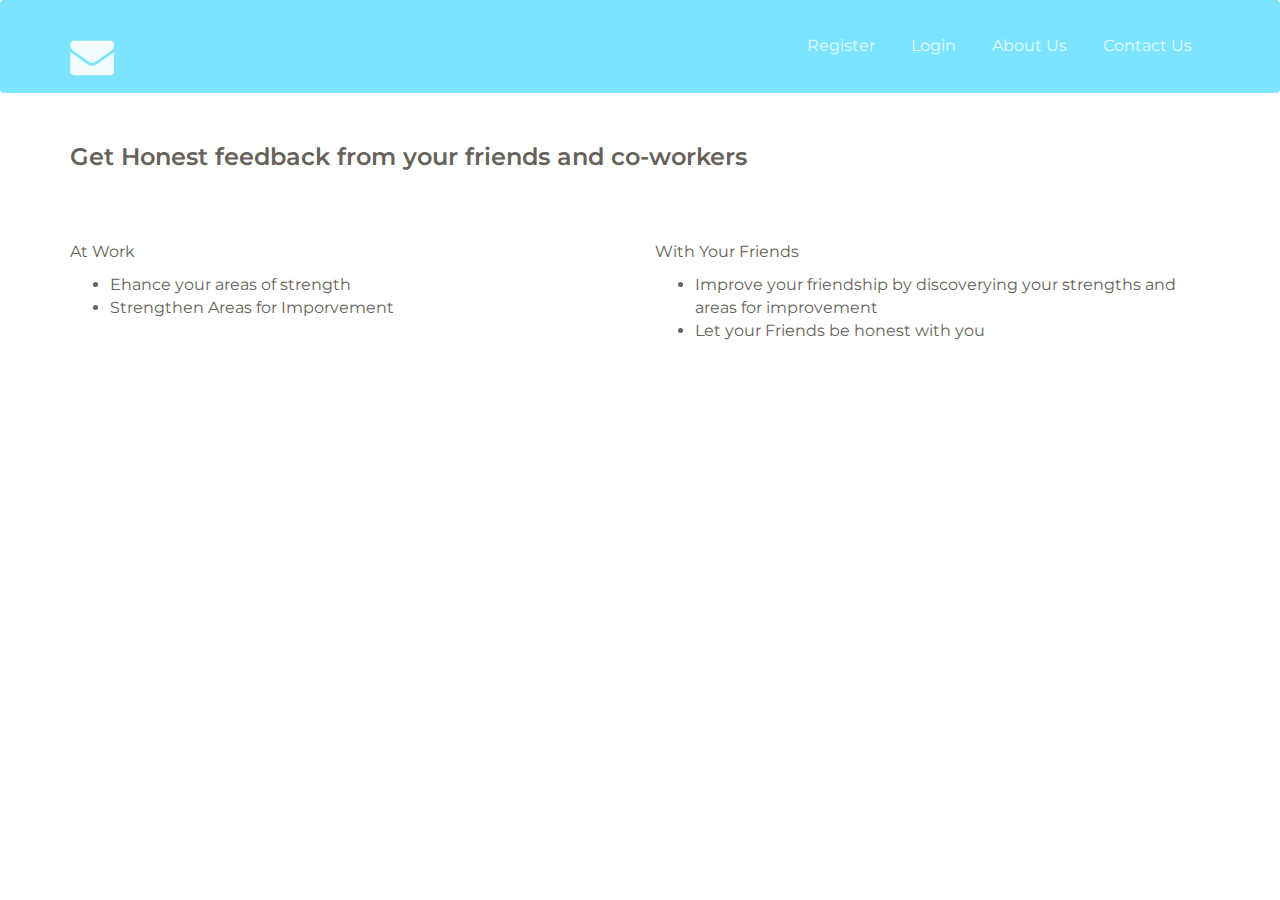
<file: index.html>
<!DOCTYPE html>
<html lang="en">
<head>
    <meta charset="UTF-8">
    <meta name="viewport" content="width=device-width, initial-scale=1.0">
    <meta http-equiv="X-UA-Compatible" content="ie=edge">
    <title>Constructive Critic</title>
    <link rel="stylesheet" href="./bootstrap3/css/bootstrap.min.css">
    <link rel="stylesheet" href="./assets/css/ct-paper.css">
    <link rel="stylesheet" href="./bootstrap3/css/font-awesome.css">
    <link href="https://fonts.googleapis.com/css?family=Montserrat:400,700i,800" rel="stylesheet">
    <link rel="stylesheet" href="./assets/css/custom.css">
</head>
<body>
<!--                     info navbar -->
    <nav class="navbar navbar-ct-info" role="navigation-demo">
        <div class="container">
        <!-- Brand and toggle get grouped for better mobile display -->
        <div class="navbar-header">
            <button type="button" class="navbar-toggle" data-toggle="collapse" data-target="#navigation-example-2">
            <span class="sr-only">Toggle navigation</span>
            <span class="icon-bar"></span>
            <span class="icon-bar"></span>
            <span class="icon-bar"></span>
            </button>
            <a class="navbar-brand" href="#"><i class="fa fa-envelope fa-2x"></i></a>
        </div>
    <!-- Collect the nav links, forms, and other content for toggling -->
        <div class="collapse navbar-collapse" id="navigation-example-2">
            <ul class="nav navbar-nav navbar-right">
                <li>
                    <a href="#">
                        Register
                    </a>
                </li>
                <li>
                    <a href="#">
                       Login
                    </a>
                </li>
                <li>
                    <a href="#">
                        About Us
                    </a>
                </li>
                <li>
                    <a href="#">
                        Contact Us
                    </a>
                </li>
            </ul>
        </div><!-- /.navbar-collapse -->
        </div><!-- /.container-->
    </nav> 
    <div class="container">
        <h4>Get Honest feedback from your friends and co-workers</h4>
        <p><br></br></p>
        <div class="row">
            <div class="col-md-6">
                <p>At Work</p>
                <ul>
                    <li>Ehance your areas of strength</li>
                    <li>Strengthen Areas for Imporvement</li>
                </ul>
            </div>
            <!-- <div class="col-md-4"></div> -->
            <div class="col-md-6">
                <p>With Your Friends</p>
                <ul>
                    <li>Improve your friendship by discoverying your strengths and areas for improvement</li>
                    <li>Let your Friends be honest with you</li>
                </ul>
            </div>
        </div>

    </div>        
 
    
<script src="./assets/js/jquery-1.10.2.js"></script>    
<script src="./assets/js/jquery-ui-1.10.4.custom.min.js"></script>    
<script src="./bootstrap3/js/bootstrap.min.js"></script>    
<script src="./assets/js/ct-paper.js"></script>    

</body>
</html>
</file>
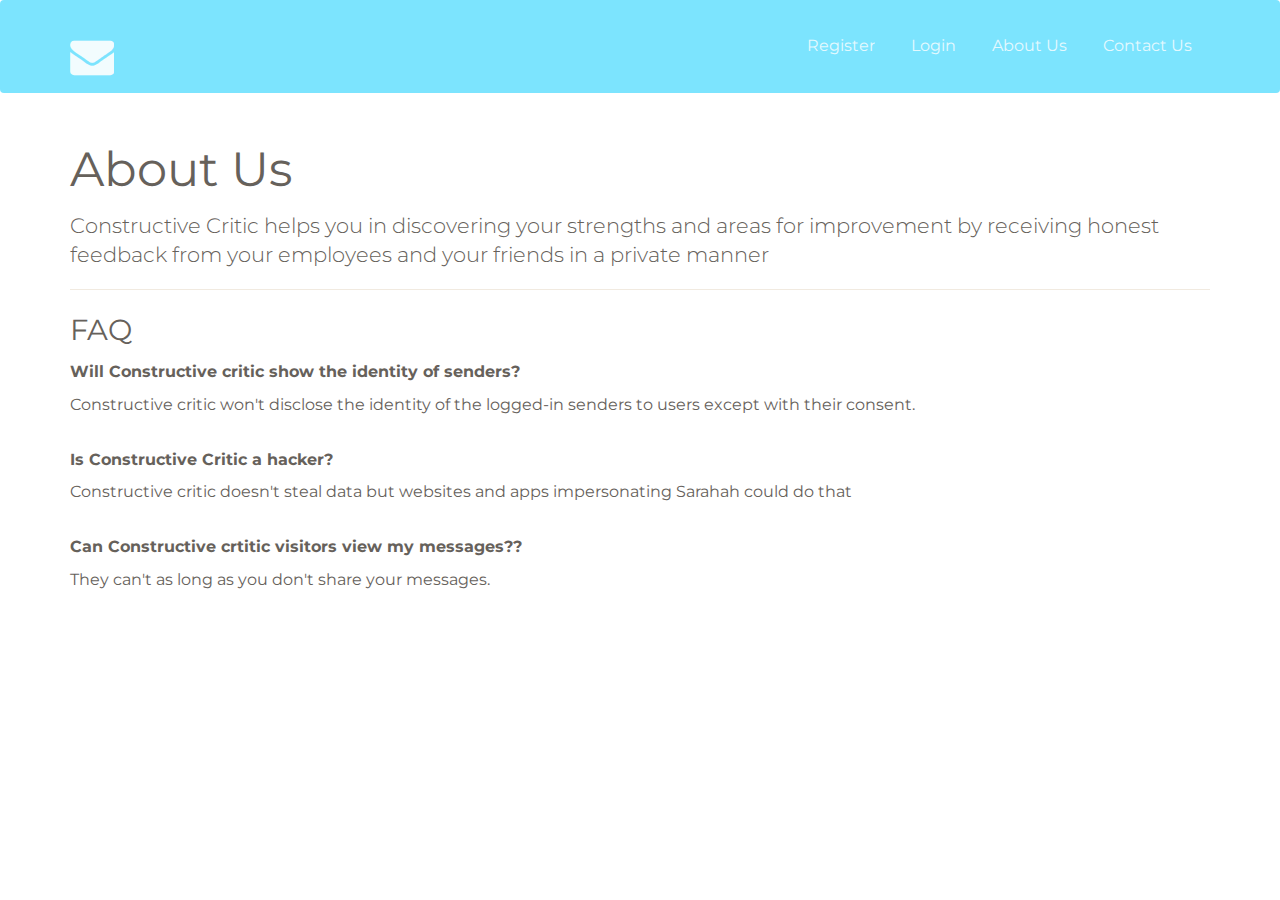
<file: about.html>
<!DOCTYPE html>
<html lang="en">
<head>
    <meta charset="UTF-8">
    <meta name="viewport" content="width=device-width, initial-scale=1.0">
    <meta http-equiv="X-UA-Compatible" content="ie=edge">
    <title>Constructive Critic</title>
    <link rel="stylesheet" href="./bootstrap3/css/bootstrap.min.css">
    <link rel="stylesheet" href="./assets/css/ct-paper.css">
    <link rel="stylesheet" href="./bootstrap3/css/font-awesome.css">
    <link href="https://fonts.googleapis.com/css?family=Montserrat:400,700i,800" rel="stylesheet">
    <link rel="stylesheet" href="./assets/css/custom.css">
</head>
<body>
<!--                     info navbar -->
    <nav class="navbar navbar-ct-info" role="navigation-demo">
        <div class="container">
        <!-- Brand and toggle get grouped for better mobile display -->
        <div class="navbar-header">
            <button type="button" class="navbar-toggle" data-toggle="collapse" data-target="#navigation-example-2">
            <span class="sr-only">Toggle navigation</span>
            <span class="icon-bar"></span>
            <span class="icon-bar"></span>
            <span class="icon-bar"></span>
            </button>
            <a class="navbar-brand" href="#"><i class="fa fa-envelope fa-2x"></i></a>
        </div>
    <!-- Collect the nav links, forms, and other content for toggling -->
        <div class="collapse navbar-collapse" id="navigation-example-2">
            <ul class="nav navbar-nav navbar-right">
                <li>
                    <a href="#">
                        Register
                    </a>
                </li>
                <li>
                    <a href="#">
                       Login
                    </a>
                </li>
                <li>
                    <a href="#">
                        About Us
                    </a>
                </li>
                <li>
                    <a href="#">
                        Contact Us
                    </a>
                </li>
            </ul>
        </div><!-- /.navbar-collapse -->
        </div><!-- /.container-->
    </nav> 
    <div class="container">
        <h2>About Us</h2>
        <p class="lead">Constructive Critic helps you in discovering your strengths and areas for improvement by receiving honest feedback from your employees and your friends in a private manner</p>
        <hr>
        <h3>FAQ</h3>
        <p>
            <strong>Will Constructive critic show the identity of senders?</strong>
        </p>
        <p>Constructive critic  won't disclose the identity of the logged-in senders to users except with their consent.</p>
        <br>
        <p>
            <strong>Is Constructive Critic a hacker?</strong>
        </p>
        <p>Constructive critic doesn't steal data but websites and apps impersonating Sarahah could do that</p>
        <p>
        <br>
            <strong>Can Constructive crtitic visitors view my messages??</strong>
        </p>
        <p>They can't as long as you don't share your messages.</p>
        <div class="row">
            
            
        </div>

    </div>        
 
    
<script src="./assets/js/jquery-1.10.2.js"></script>    
<script src="./assets/js/jquery-ui-1.10.4.custom.min.js"></script>    
<script src="./bootstrap3/js/bootstrap.min.js"></script>    
<script src="./assets/js/ct-paper.js"></script>    

</body>
</html>
</file>
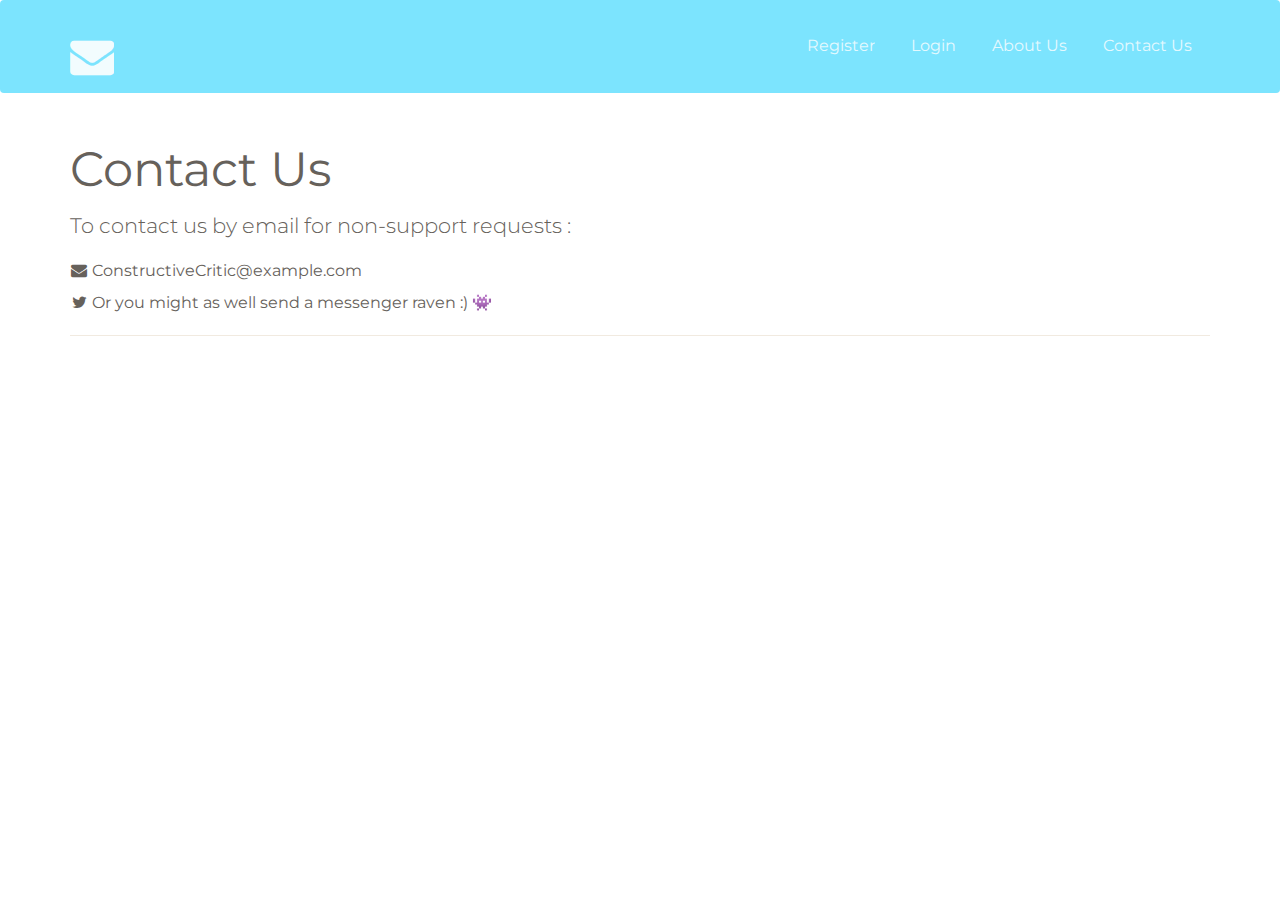
<file: contact.html>
<!DOCTYPE html>
<html lang="en">
<head>
    <meta charset="UTF-8">
    <meta name="viewport" content="width=device-width, initial-scale=1.0">
    <meta http-equiv="X-UA-Compatible" content="ie=edge">
    <title>Constructive Critic</title>
    <link rel="stylesheet" href="./bootstrap3/css/bootstrap.min.css">
    <link rel="stylesheet" href="./assets/css/ct-paper.css">
    <link rel="stylesheet" href="./bootstrap3/css/font-awesome.css">
    <link href="https://fonts.googleapis.com/css?family=Montserrat:400,700i,800" rel="stylesheet">
    <link rel="stylesheet" href="./assets/css/custom.css">
</head>
<body>
<!--                     info navbar -->
    <nav class="navbar navbar-ct-info" role="navigation-demo">
        <div class="container">
        <!-- Brand and toggle get grouped for better mobile display -->
        <div class="navbar-header">
            <button type="button" class="navbar-toggle" data-toggle="collapse" data-target="#navigation-example-2">
            <span class="sr-only">Toggle navigation</span>
            <span class="icon-bar"></span>
            <span class="icon-bar"></span>
            <span class="icon-bar"></span>
            </button>
            <a class="navbar-brand" href="#"><i class="fa fa-envelope fa-2x"></i></a>
        </div>
    <!-- Collect the nav links, forms, and other content for toggling -->
        <div class="collapse navbar-collapse" id="navigation-example-2">
            <ul class="nav navbar-nav navbar-right">
                <li>
                    <a href="#">
                        Register
                    </a>
                </li>
                <li>
                    <a href="#">
                       Login
                    </a>
                </li>
                <li>
                    <a href="#">
                        About Us
                    </a>
                </li>
                <li>
                    <a href="#">
                        Contact Us
                    </a>
                </li>
            </ul>
        </div><!-- /.navbar-collapse -->
        </div><!-- /.container-->
    </nav> 
    <div class="container">
        <h2>Contact Us</h2>
        <p class="lead">To contact us by email for non-support requests :</p>
        <p><i class="fa fa-envelope"></i>   ConstructiveCritic@example.com</p>
        <p> <i class="fa fa-twitter"></i> Or you might as well send a messenger raven :) 
            &#x1F47E;
         </p>
        
        <hr>
        
        <div class="row">
            
            
        </div>

    </div>        
 
    
<script src="./assets/js/jquery-1.10.2.js"></script>    
<script src="./assets/js/jquery-ui-1.10.4.custom.min.js"></script>    
<script src="./bootstrap3/js/bootstrap.min.js"></script>    
<script src="./assets/js/ct-paper.js"></script>    

</body>
</html>
</file>
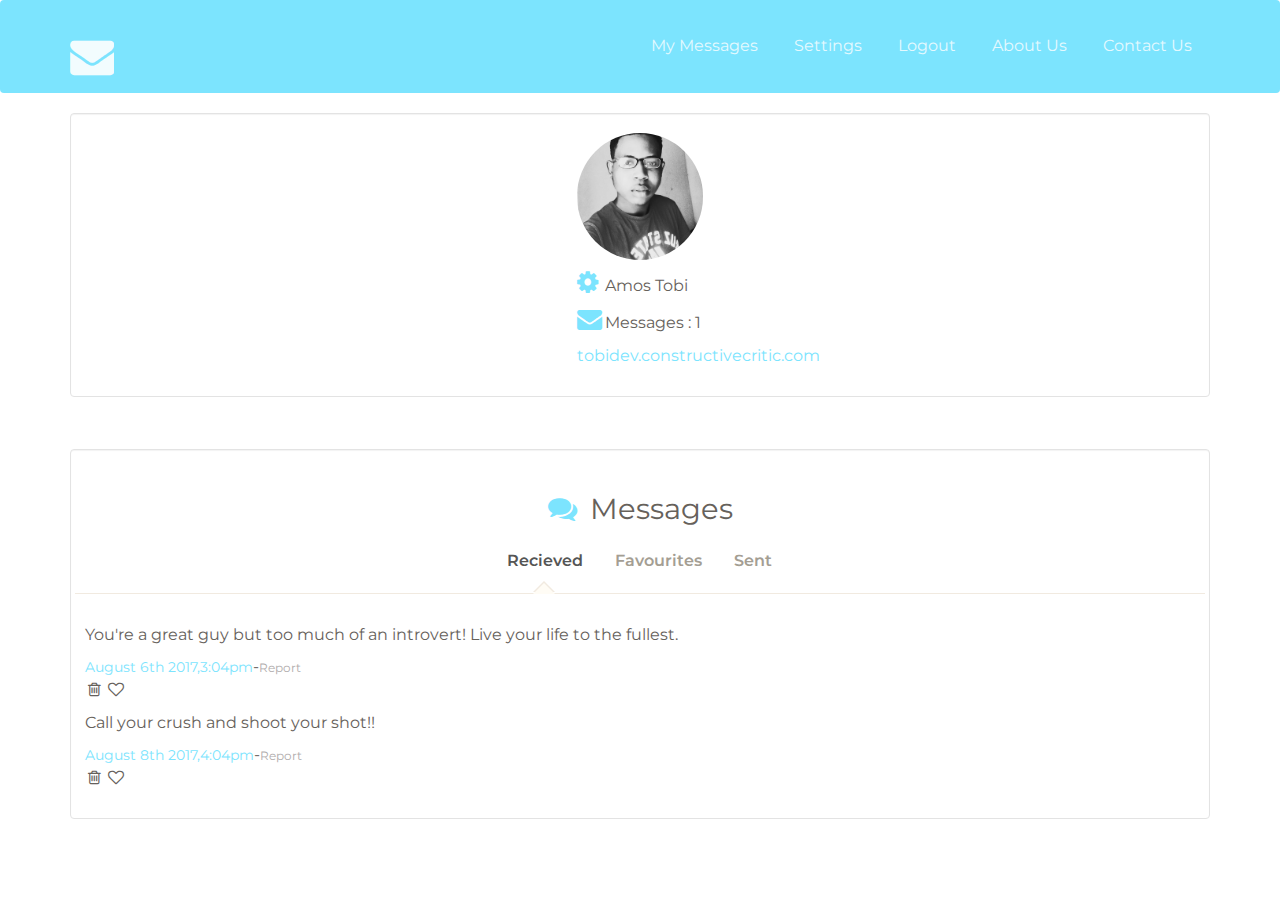
<file: profile.html>
<!DOCTYPE html>
<html lang="en">

<head>
    <meta charset="UTF-8">
    <meta name="viewport" content="width=device-width, initial-scale=1.0">
    <meta http-equiv="X-UA-Compatible" content="ie=edge">
    <title>Constructive Critic</title>
    <link rel="stylesheet" href="./bootstrap3/css/bootstrap.min.css">
    <link rel="stylesheet" href="./assets/css/ct-paper.css">
    <link rel="stylesheet" href="./bootstrap3/css/font-awesome.css">
    <link href="https://fonts.googleapis.com/css?family=Montserrat:400,700i,800" rel="stylesheet">
    <link rel="stylesheet" href="./assets/css/custom.css">
</head>

<body>
    <!--                     info navbar -->
    <nav class="navbar navbar-ct-info" role="navigation-demo">
        <div class="container">
            <!-- Brand and toggle get grouped for better mobile display -->
            <div class="navbar-header">
                <button type="button" class="navbar-toggle" data-toggle="collapse" data-target="#navigation-example-2">
            <span class="sr-only">Toggle navigation</span>
            <span class="icon-bar"></span>
            <span class="icon-bar"></span>
            <span class="icon-bar"></span>
            </button>
                <a class="navbar-brand" href="#"><i class="fa fa-envelope fa-2x"></i></a>
            </div>
            <!-- Collect the nav links, forms, and other content for toggling -->
            <div class="collapse navbar-collapse" id="navigation-example-2">
                <ul class="nav navbar-nav navbar-right">
                    <li>
                        <a href="#">
                       My Messages
                    </a>
                    </li>
                    <li>
                        <a href="#">
                       Settings
                    </a>
                    </li>
                    <li>
                        <a href="#">
                       Logout
                    </a>
                    </li>
                    <li>
                        <a href="#">
                        About Us
                    </a>
                    </li>
                    <li>
                        <a href="#">
                        Contact Us
                    </a>
                    </li>
                </ul>
            </div>
            <!-- /.navbar-collapse -->
        </div>
        <!-- /.container-->
    </nav>
    <div class="container">
        <div class="well">
            <div class="row">
                <div class="col-md-1"></div>
                <div class="col-md-10">
                    <div class="row">
                        <div class="col-sm-5"></div>
                        <div class="col-sm-2">
                            <img src="./assets/tobi.jpg" class="img-responsive img-no-padding img-circle" alt="">
                            <p><i class="fa fa-gear"></i> Amos Tobi</p>
                            <p><i class="fa fa-envelope cb"></i> Messages : 1</p>
                            <p><a href="#">tobidev.constructivecritic.com</a></p>
                        </div>
                        <div class="col-sm-5"></div>
                    </div>

                </div>
                <div class="col-md-1"></div>
            </div>
        </div>
        <p><br></p>
        <div class="well">
            <h3 class="text-center"><i class="fa fa-comments"></i> Messages </h3>
            <div class="row">
                <div class="nav-tabs-navigation">
                    <div class="nav-tabs-wrapper">
                        <ul id="tabs" class="nav nav-tabs" data-tabs="tabs">
                            <li class="active"><a href="#home" data-toggle="tab">Recieved</a></li>
                            <li><a href="#profile" data-toggle="tab">Favourites</a></li>
                            <li><a href="#messages" data-toggle="tab">Sent</a></li>
                        </ul>
                    </div>
                </div>
                <div id="my-tab-content" class="tab-content">
                    <div class="tab-pane active" id="home">
                        <div class="recieved">
                         <p>You're a great guy but too much of an introvert! Live your life to the fullest.</p>
                        <small class="blue">August 6th 2017,3:04pm</small>-<a class="report" href="#">Report</a>
                        <p>
                            <span>
                                <i class="fa fa-trash-o"></i>
                                <i class="fa fa-heart-o"></i>
                            </span>
                        </p>
                        </div>
                        <div class="recieved">
                         <p>Call your crush and shoot your shot!!</p>
                        <small class="blue">August 8th 2017,4:04pm</small>-<a class="report" href="#">Report</a>
                        <p>
                            <span>
                                <i class="fa fa-trash-o"></i>
                                <i class="fa fa-heart-o"></i>
                            </span>
                        </p>
                        </div>
                    </div>
                    <div class="tab-pane" id="profile">
                        <p>Here is your profile.</p>
                    </div>
                    <div class="tab-pane" id="messages">
                        <p>Here are your messages.</p>
                    </div>
                </div>
            </div>
        </div>


    </div>

    </div>


    <script src="./assets/js/jquery-1.10.2.js"></script>
    <script src="./assets/js/jquery-ui-1.10.4.custom.min.js"></script>
    <script src="./bootstrap3/js/bootstrap.min.js"></script>
    <script src="./assets/js/ct-paper.js"></script>

</body>

</html>
</file>
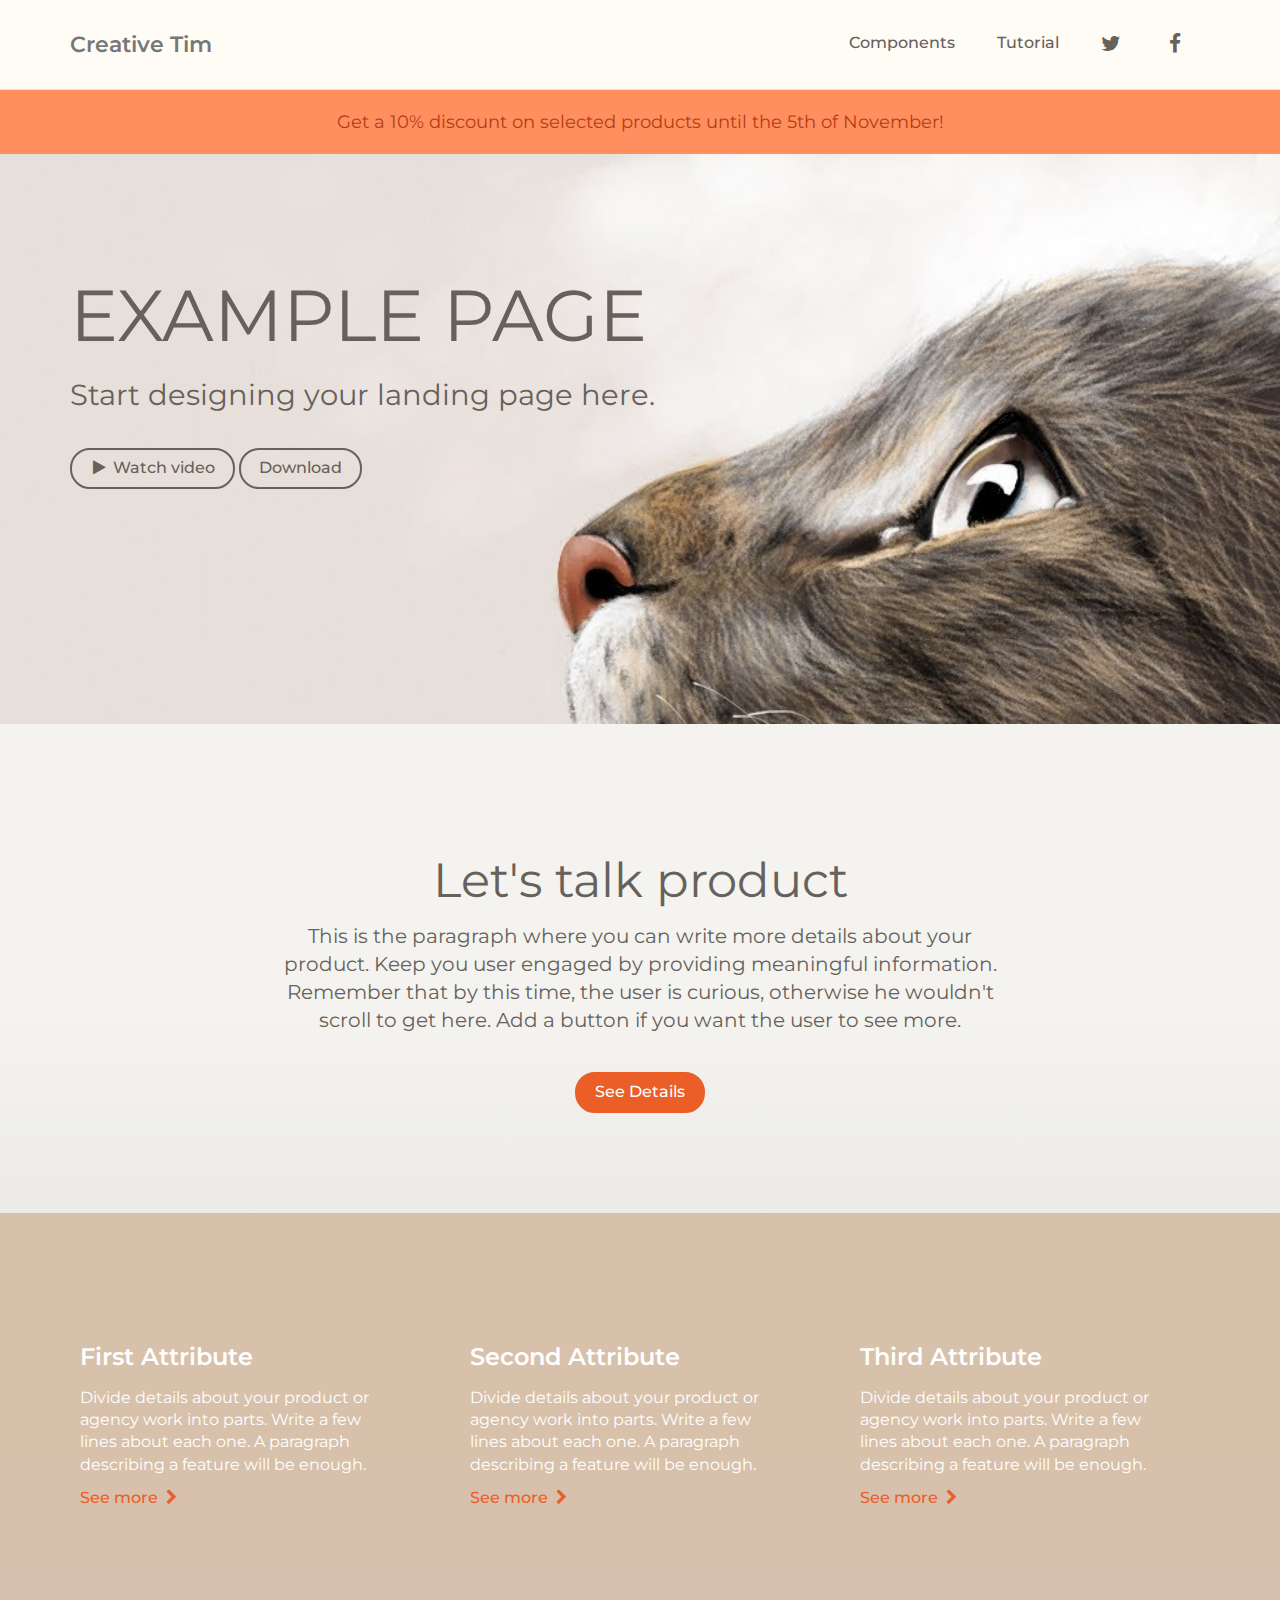
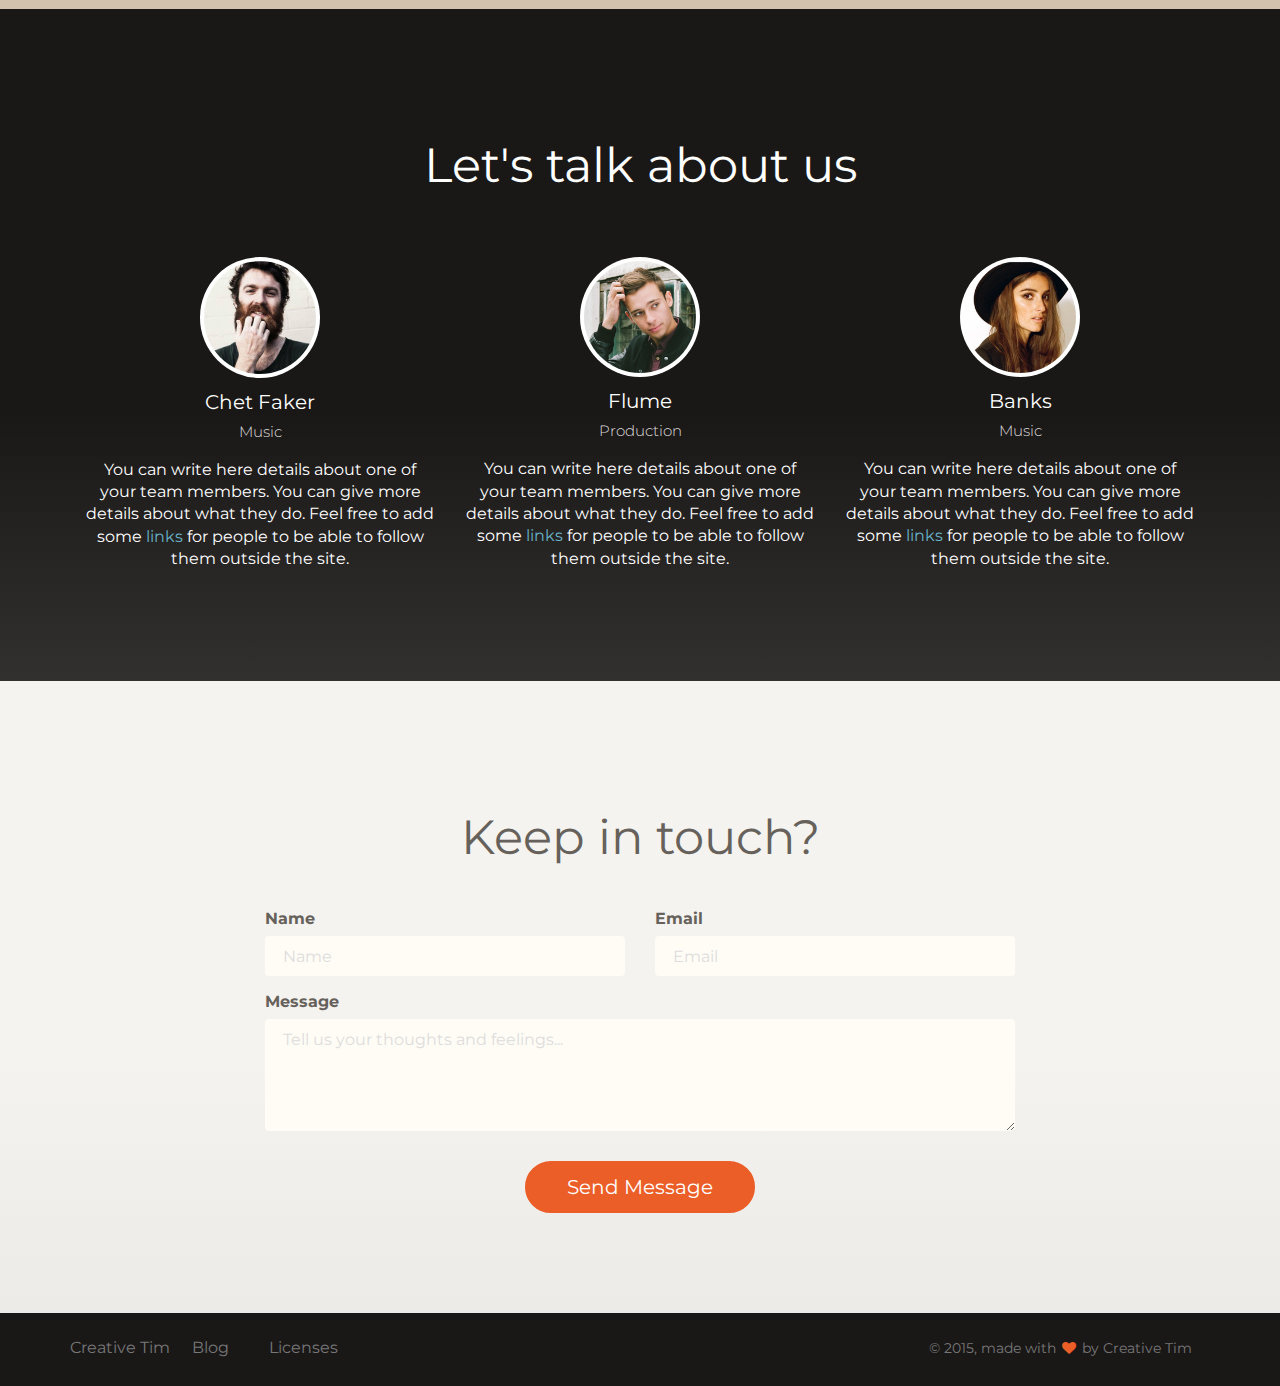
<file: examples/landing.html>
<!doctype html>
<html lang="en">
<head>
	<meta charset="utf-8" />
	<link rel="icon" type="image/png" href="../assets/paper_img/favicon.ico">
	<meta http-equiv="X-UA-Compatible" content="IE=edge,chrome=1" />
	
	<title>Paper Kit by Creative Tim</title>

	<meta content='width=device-width, initial-scale=1.0, maximum-scale=1.0, user-scalable=0' name='viewport' />
    <meta name="viewport" content="width=device-width" />
    
    <link href="../bootstrap3/css/bootstrap.css" rel="stylesheet" />
    <link href="../assets/css/ct-paper.css" rel="stylesheet"/>
    <link href="../assets/css/demo.css" rel="stylesheet" /> 
    <link href="../assets/css/examples.css" rel="stylesheet" /> 
        
    <!--     Fonts and icons     -->
    <link href="http://maxcdn.bootstrapcdn.com/font-awesome/4.2.0/css/font-awesome.min.css" rel="stylesheet">
    <link href='http://fonts.googleapis.com/css?family=Montserrat' rel='stylesheet' type='text/css'>
    <link href='http://fonts.googleapis.com/css?family=Open+Sans:400,300' rel='stylesheet' type='text/css'>
      
</head>
<body>
    
    <nav class="navbar navbar-default" role="navigation-demo" id="demo-navbar">
      <div class="container">
        <!-- Brand and toggle get grouped for better mobile display -->
        <div class="navbar-header">
          <button type="button" class="navbar-toggle" data-toggle="collapse" data-target="#navigation-example-2">
            <span class="sr-only">Toggle navigation</span>
            <span class="icon-bar"></span>
            <span class="icon-bar"></span>
            <span class="icon-bar"></span>
          </button>
          <a class="navbar-brand" href="www.creative-tim.com">Creative Tim</a>
        </div>
    
        <!-- Collect the nav links, forms, and other content for toggling -->
        <div class="collapse navbar-collapse" id="navigation-example-2">
          <ul class="nav navbar-nav navbar-right">
            <li>
                <a href="#" class="btn btn-simple">Components</a>
            </li>
            <li>
                <a href="#" class="btn btn-simple">Tutorial</a>
            </li>
            <li>
                <a href="#" target="_blank" class="btn btn-simple"><i class="fa fa-twitter"></i></a>
            </li>
            <li>
                <a href="#" target="_blank" class="btn btn-simple"><i class="fa fa-facebook"></i></a>
            </li>
           </ul>
        </div><!-- /.navbar-collapse -->
      </div><!-- /.container-->
    </nav>         
    <div class="alert alert-danger landing-alert">
         <div class="container text-center">
             <h5>Get a 10% discount on selected products until the 5th of November!</h5>
        </div>
    </div>
    
    <div class="wrapper">
        <div class="landing-header" style="background-image: url('../assets/paper_img/cat.jpg');">
            <div class="container">
                <div class="motto">
                    <h1 class="title-uppercase">Example page</h1>
                    <h3>Start designing your landing page here.</h3>
                    <br />
                    <a href="https://www.youtube.com/watch?v=dQw4w9WgXcQ" class="btn"><i class="fa fa-play"></i>Watch video</a>
                    <a class="btn">Download</a>
                </div>
            </div>    
        </div>
        <div class="main">
            <div class="section text-center landing-section">
                <div class="container">
                    <div class="row">
                        <div class="col-md-8 col-md-offset-2">
                            <h2>Let's talk product</h2>
                            <h5>This is the paragraph where you can write more details about your product. Keep you user engaged by providing meaningful information. Remember that by this time, the user is curious, otherwise he wouldn't scroll to get here. Add a button if you want the user to see more.</h5>
                            <br />
                            <a href="#" class="btn btn-danger btn-fill">See Details</a>
                        </div>
                    </div>
                </div>
            </div>  
            
            <div class="section section-light-brown landing-section">
                <div class="container">
                    <div class="row">
                        <div class="col-md-4 column">
                            <h4>First Attribute</h4>
                            <p>Divide details about your product or agency work into parts. Write a few lines about each one. A paragraph describing a feature will be enough.</p>
                            <a class="btn btn-danger btn-simple" href="#">See more <i class="fa fa-chevron-right"></i></a>
                        </div>
                        <div class="col-md-4 column">
                            <h4>Second Attribute</h4>
                            <p>Divide details about your product or agency work into parts. Write a few lines about each one. A paragraph describing a feature will be enough.</p>
                            <a class="btn btn-danger btn-simple" href="#">See more <i class="fa fa-chevron-right"></i></a>
                        </div>
                        <div class="col-md-4 column">
                            <h4>Third Attribute</h4>
                            <p>Divide details about your product or agency work into parts. Write a few lines about each one. A paragraph describing a feature will be enough.</p>
                            <a class="btn btn-danger btn-simple" href="#">See more <i class="fa fa-chevron-right"></i></a>
                        </div>
                    </div>
                </div>
            </div>
            
            <div class="section section-dark text-center landing-section">
                <div class="container">
                    <h2>Let's talk about us</h2>
                    <div class="col-md-4">
                        <div class="team-player">
                            <img src="../assets/paper_img/chet_faker_2.jpg" alt="Thumbnail Image" class="img-circle img-responsive">
                            <h5>Chet Faker <br /><small class="text-muted">Music</small></h5>
                            <p>You can write here details about one of your team members. You can give more details about what they do. Feel free to add some <a href="#">links</a> for people to be able to follow them outside the site.</p>
                        </div>
                    </div>
                    <div class="col-md-4">
                        <div class="team-player">
                            <img src="../assets/paper_img/flume.jpg" alt="Thumbnail Image" class="img-circle img-responsive">
                            <h5>Flume <br /><small class="text-muted">Production</small></h5>
                            <p>You can write here details about one of your team members. You can give more details about what they do. Feel free to add some <a href="#">links</a> for people to be able to follow them outside the site.</p>
                        </div>
                    </div>
                    <div class="col-md-4">
                        <div class="team-player">
                            <img src="../assets/paper_img/banks.jpg" alt="Thumbnail Image" class="img-circle img-circle img-responsive">
                            <h5>Banks <br /><small class="text-muted">Music</small></h5>
                            <p>You can write here details about one of your team members. You can give more details about what they do. Feel free to add some <a href="#">links</a> for people to be able to follow them outside the site.</p>
                        </div>
                    </div>
                </div>
            </div>
            
            <div class="section landing-section">
                <div class="container">
                    <div class="row">
                        <div class="col-md-8 col-md-offset-2">
                            <h2 class="text-center">Keep in touch?</h2>
                            <form class="contact-form">
                                <div class="row">
                                    <div class="col-md-6">
                                        <label>Name</label>
                                        <input class="form-control" placeholder="Name">
                                    </div>
                                    <div class="col-md-6">
                                        <label>Email</label>
                                        <input class="form-control" placeholder="Email">
                                    </div>
                                </div>
                                <label>Message</label>
                                <textarea class="form-control" rows="4" placeholder="Tell us your thoughts and feelings..."></textarea>
                                <div class="row">
                                    <div class="col-md-4 col-md-offset-4">
                                        <button class="btn btn-danger btn-block btn-lg btn-fill">Send Message</button>
                                    </div>
                                </div>
                            </form>
                        </div>
                    </div>
                    
                </div>
            </div>
        </div>     
    </div>
    
    <footer class="footer-demo section-dark">
        <div class="container">
            <nav class="pull-left">
                <ul>
    
                    <li>
                        <a href="http://www.creative-tim.com">
                            Creative Tim
                        </a>
                    </li>
                    <li>
                        <a href="http://blog.creative-tim.com">
                           Blog
                        </a>
                    </li>
                    <li>
                        <a href="http://www.creative-tim.com/product/rubik">
                            Licenses 
                        </a>
                    </li>
                </ul>
            </nav>
            <div class="copyright pull-right">
                &copy; 2015, made with <i class="fa fa-heart heart"></i> by Creative Tim
            </div>
        </div>
    </footer>

</body>

<script src="../assets/js/jquery-1.10.2.js" type="text/javascript"></script>
<script src="../assets/js/jquery-ui-1.10.4.custom.min.js" type="text/javascript"></script>

<script src="../bootstrap3/js/bootstrap.js" type="text/javascript"></script>

<!--  Plugins -->
<script src="../assets/js/ct-paper-checkbox.js"></script>
<script src="../assets/js/ct-paper-radio.js"></script>
<script src="../assets/js/bootstrap-select.js"></script>
<script src="../assets/js/bootstrap-datepicker.js"></script>

<script src="../assets/js/ct-paper.js"></script>
    
</html>
</file>
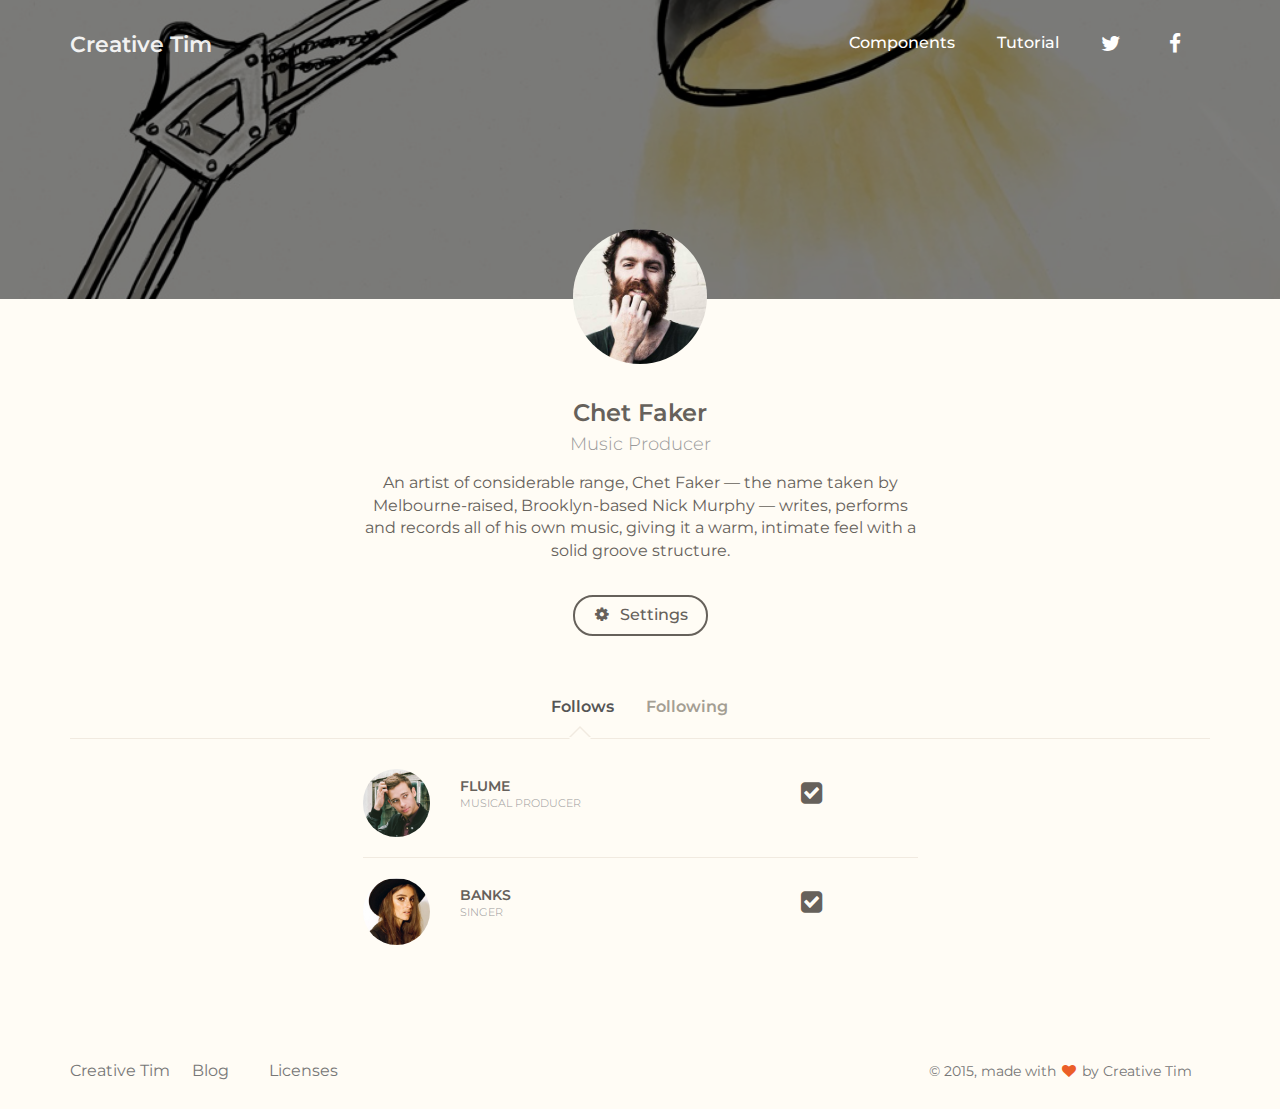
<file: examples/profile.html>
<!doctype html>
<html lang="en">
<head>
	<meta charset="utf-8" />
	<link rel="icon" type="image/png" href="../assets/paper_img/favicon.ico">
	<meta http-equiv="X-UA-Compatible" content="IE=edge,chrome=1" />
	
	<title>Paper Kit by Creative Tim</title>

	<meta content='width=device-width, initial-scale=1.0, maximum-scale=1.0, user-scalable=0' name='viewport' />
    <meta name="viewport" content="width=device-width" />
    
    <link href="../bootstrap3/css/bootstrap.css" rel="stylesheet" />
    <link href="../assets/css/ct-paper.css" rel="stylesheet"/>
    <link href="../assets/css/demo.css" rel="stylesheet" /> 
    <link href="../assets/css/examples.css" rel="stylesheet" /> 
        
    <!--     Fonts and icons     -->
    <link href="http://maxcdn.bootstrapcdn.com/font-awesome/4.2.0/css/font-awesome.min.css" rel="stylesheet">
    <link href='http://fonts.googleapis.com/css?family=Montserrat' rel='stylesheet' type='text/css'>
    <link href='http://fonts.googleapis.com/css?family=Open+Sans:400,300' rel='stylesheet' type='text/css'>
      
</head>
<body>
    <nav class="navbar navbar-ct-transparent navbar-relative " role="navigation-demo" id="register-navbar">
      <div class="container">
        <!-- Brand and toggle get grouped for better mobile display -->
        <div class="navbar-header">
          <button type="button" class="navbar-toggle" data-toggle="collapse" data-target="#navigation-example-2">
            <span class="sr-only">Toggle navigation</span>
            <span class="icon-bar"></span>
            <span class="icon-bar"></span>
            <span class="icon-bar"></span>
          </button>
          <a class="navbar-brand" href="www.creative-tim.com">Creative Tim</a>
        </div>
    
        <!-- Collect the nav links, forms, and other content for toggling -->
        <div class="collapse navbar-collapse" id="navigation-example-2">
          <ul class="nav navbar-nav navbar-right">
            <li>
                <a href="#" class="btn btn-simple">Components</a>
            </li>
            <li>
                <a href="#" class="btn btn-simple">Tutorial</a>
            </li>
            <li>
                <a href="#" target="_blank" class="btn btn-simple"><i class="fa fa-twitter"></i></a>
            </li>
            <li>
                <a href="#" target="_blank" class="btn btn-simple"><i class="fa fa-facebook"></i></a>
            </li>
           </ul>
        </div><!-- /.navbar-collapse -->
      </div><!-- /.container-->
    </nav> 
    
    <div class="wrapper">
        <div class="profile-background"> 
            <div class="filter-black"></div>  
        </div>
        <div class="profile-content section-nude">
            <div class="container">
                <div class="row owner">
                    <div class="col-md-2 col-md-offset-5 col-sm-4 col-sm-offset-4 col-xs-6 col-xs-offset-3 text-center">
                        <div class="avatar">
                            <img src="../assets/paper_img/chet_faker_2.jpg" alt="Circle Image" class="img-circle img-no-padding img-responsive">
                        </div>
                        <div class="name">
                            <h4>Chet Faker<br /><small>Music Producer</small></h4>
                        </div>
                    </div>
                </div>
                <div class="row">
                    <div class="col-md-6 col-md-offset-3 text-center">
                        <p>An artist of considerable range, Chet Faker — the name taken by Melbourne-raised, Brooklyn-based Nick Murphy — writes, performs and records all of his own music, giving it a warm, intimate feel with a solid groove structure. </p>
                        <br />
                        <btn class="btn"><i class="fa fa-cog"></i> Settings</btn>
                    </div>
                </div>
                <div class="profile-tabs">
                    <div class="nav-tabs-navigation">
                        <div class="nav-tabs-wrapper">
                            <ul id="tabs" class="nav nav-tabs" data-tabs="tabs">
                                <li class="active"><a href="#follows" data-toggle="tab">Follows</a></li>
                                <li><a href="#following" data-toggle="tab">Following</a></li>
<!--                                 <li><a href="#following" data-toggle="tab">Following</a></li> -->
                            </ul>
                        </div>
                    </div>
                    <div id="my-tab-content" class="tab-content">
                        <div class="tab-pane active" id="follows">
                            <div class="row">
                                <div class="col-md-6 col-md-offset-3">
                                    <ul class="list-unstyled follows">
                                        <li>
                                            <div class="row">
                                                <div class="col-md-2 col-md-offset-0 col-xs-3 col-xs-offset-2">
                                                    <img src="../assets/paper_img/flume.jpg" alt="Circle Image" class="img-circle img-no-padding img-responsive">
                                                </div>
                                                <div class="col-md-7 col-xs-4">
                                                    <h6>Flume<br /><small>Musical Producer</small></h6>
                                                </div>
                                                <div class="col-md-3 col-xs-2">
                                                    <div class="unfollow" rel="tooltip" title="Unfollow">
                                                        <label class="checkbox" for="checkbox1" >
                                                            <input type="checkbox" value="" id="checkbox1" data-toggle="checkbox" checked>
                                                        </label>
                                                    </div>
                                                </div>
                                            </div>
                                        </li>
                                        <hr />
                                        <li>
                                            <div class="row">
                                                <div class="col-md-2 col-md-offset-0 col-xs-3 col-xs-offset-2">
                                                    <img src="../assets/paper_img/banks.jpg" alt="Circle Image" class="img-circle img-no-padding img-responsive">
                                                </div>
                                                <div class="col-md-7 col-xs-4">
                                                    <h6>Banks<br /><small>Singer</small></h6>
                                                </div>
                                                <div class="col-md-3 col-xs-2">
                                                    <div class="unfollow" rel="tooltip" title="Unfollow">
                                                        <label class="checkbox" for="checkbox1" >
                                                            <input type="checkbox" value="" id="checkbox1" data-toggle="checkbox" checked>
                                                        </label>
                                                    </div>
                                                </div>
                                            </div>
                                        </li>
                                    </ul>
                                </div>
                            </div>
                        </div>
                        <div class="tab-pane text-center" id="following">
                            <h3 class="text-muted">Not following anyone yet :(</h3>
                            <btn class="btn btn-warning btn-fill">Find artists</btn>
                        </div>
                    </div>
                    
                </div>        
            </div>
        </div>
    </div> 
    <footer class="footer-demo section-nude">
        <div class="container">
            <nav class="pull-left">
                <ul>
    
                    <li>
                        <a href="http://www.creative-tim.com">
                            Creative Tim
                        </a>
                    </li>
                    <li>
                        <a href="http://blog.creative-tim.com">
                           Blog
                        </a>
                    </li>
                    <li>
                        <a href="http://www.creative-tim.com/product/rubik">
                            Licenses 
                        </a>
                    </li>
                </ul>
            </nav>
            <div class="copyright pull-right">
                &copy; 2015, made with <i class="fa fa-heart heart"></i> by Creative Tim
            </div>
        </div>
    </footer>

    
</body>

<script src="../assets/js/jquery-1.10.2.js" type="text/javascript"></script>
<script src="../assets/js/jquery-ui-1.10.4.custom.min.js" type="text/javascript"></script>

<script src="../bootstrap3/js/bootstrap.js" type="text/javascript"></script>

<!--  Plugins -->
<script src="../assets/js/ct-paper-checkbox.js"></script>
<script src="../assets/js/ct-paper-radio.js"></script>
<script src="../assets/js/bootstrap-select.js"></script>
<script src="../assets/js/bootstrap-datepicker.js"></script>

<script src="../assets/js/ct-paper.js"></script>

</html>
</file>
<file: assets/css/custom.css>
body{
   font-family: 'Montserrat', sans-serif;
}

.form-control{
     border: 1px solid black;
}

.well{
    background: #fff;
}
.fa-gear{
    color: #7CE4FE;
    margin-right: 6px;
    font-size: 25px;
}

.cb{
    color: #7CE4FE;
    margin-right: 6px;
    font-size: 25px;
}

a{
    color: #7CE4FE;
}

h6{
    display: inline;
}
 .fa-comments{
    margin-right: 16px;
     color: #7CE4FE;
} 

.blue{
    color: #7CE4FE;
}
.active{
    
}

.report{
    color: #afabab;
    font-size: 12px;
}

.recieved{
     margin: 10px;
}
</file>
<file: assets/css/demo.css>
.tim-row{
    margin-bottom: 20px;
}

.tim-white-buttons {
    background-color: #777777;
}
.tim-title{
    margin-top: 30px;
    margin-bottom: 25px;
    min-height: 32px;
}
.tim-title.text-center{
    margin-bottom: 50px;
}
.tim-typo{
    padding-left: 25%;
    margin-bottom: 40px;
    position: relative;
}
.tim-typo .tim-note{
    bottom: 10px;
    color: #c0c1c2;
    display: block;
    font-weight: 400;
    font-size: 13px;
    line-height: 13px;
    left: 0;
    margin-left: 20px;
    position: absolute;
    width: 260px;
}
.tim-row{
    padding-top: 50px;
}
.tim-row h3{
    margin-top: 0;
}
.switch{
    margin-right: 20px;
}
#navbar-full .navbar{
    border-radius: 0 !important;
    margin-bottom: 0;
    z-index: 2;
}
.space{
    height: 130px;
    display: block;
}
.space-110{
    height: 110px;
    display: block;
}
.space-50{
    height: 50px;
    display: block;
}
.space-70{
    height: 70px;
    display: block;
}
.navigation-example .img-src{
    background-attachment: scroll;
}

.main{
    background-color: #fff;
/*     position: relative; */

}
.navigation-example{
    background-image: url('../paper_img/red.jpg');
    background-position: center center;
    background-size: cover;
    background-attachment: fixed;
    margin-top:0;
}
#notifications{
    background-color: #FFFFFF;
    display: block;
    width: 100%;
    position: relative;
}
.tim-note{
    text-transform: capitalize;
}
.subscribe-form{
    padding-top: 20px;
}
.subscribe-form .form-control{

}

.space-100{
    height: 100px;
    display: block;
    width: 100%;
}

.be-social{
    padding-bottom: 20px;
/*     border-bottom: 1px solid #aaa; */
    margin: 0 auto 40px;
}
.txt-white{
    color: #FFFFFF;
}
.txt-gray{
    color: #ddd !important;
}
.footer-demo{
    background-attachment: fixed;
    position: relative;
    line-height: 20px;
}
.footer-demo nav > ul {
  list-style: none;
  margin: 0;
  padding: 0;
  font-weight: normal;
}
.footer-demo nav > ul > li{
    display: inline-block;
    padding: 10px 15px;
    margin: 15px 3px;
    line-height: 20px;
    text-align: center;
}
.footer-demo nav > ul > li:first-child{
    margin: 0;
    padding: 0;
}
.footer-demo nav > ul a:not(.btn) {
  color: #777777;
  display: block;
  margin-bottom: 3px;
}
.footer-demo nav > ul a:not(.btn):hover, .footer nav > ul a:not(.btn):focus {
  color: #E3E3E3;
}
.footer-demo .copyright {
  color: #777777;
  padding: 10px 15px;
  font-size: 14px;
  margin: 15px 3px;
  line-height: 20px;
  text-align: center;
}
.footer-demo .heart{
    color: #EB5E28;
}

.social-share{
    float: left;
    margin-right: 8px;
}
.social-share a{
    color: #FFFFFF;
}
#subscribe_email{
    border-radius: 0;
    border-left: 0;
    border-right: 0;
}
.pick-class-label{
    border-radius: 8px;
    color: #ffffff;
    cursor: pointer;
    display: inline-block;
    font-size: 75%;
    font-weight: bold;
    line-height: 1;
    margin-right: 10px;
    padding: 23px;
    text-align: center;
    vertical-align: baseline;
    white-space: nowrap;
}

.parallax{
  width:100%;
  height:570px;

  display: block;
  background-attachment: fixed;
    background-repeat:no-repeat;
    background-size:cover;
    background-position: center center;

}

.logo-container .logo{
    overflow: hidden;
    border-radius: 50%;
    border: 1px solid #333333;
    width: 50px;
    float: left;
}

.logo-container .brand{
    font-size: 18px;
    color: #FFFFFF;
    line-height: 20px;
    float: left;
    margin-left: 10px;
    margin-top: 5px;
    width: 50px;
    height: 50px;
}
.logo-container{
    margin-top: 10px;
}
.logo-container .logo img{
    width: 100%;
}
.navbar-small .logo-container .brand{
    color: #333333;
}
.demo-header{
    background-size: cover;
    background-color: #FF8F5E;
    background-position: center top;
    margin-top: -100px;
    min-height: 600px;
}
.demo-header-image{
    background-image: url('../paper_img/city.jpg');
}
.demo-header .motto{
    color: #FFFFFF;
    padding-top: 25vh;
    text-align: center;
    z-index: 3;
}
.demo-header .motto h3{
    margin-bottom: 0;
}
.separator{
    content: "Separator";
    color: #FFFFFF;
    display: block;
    width: 100%;
    padding: 20px;
}
.separator-line{
    background-color: #EEE;
    height: 1px;
    width: 100%;
    display: block;
}
.separator.separator-gray{
    background-color: #EEEEEE;
}
.social-buttons-demo .btn{
    margin-right: 5px;
    margin-bottom: 7px;
}

.img-container{
    width: 100%;
    overflow: hidden;
}
.img-container img{
    width: 100%;
}
.lightbox img{
    width: 100%;
}
.lightbox .modal-content{
    overflow: hidden;
}
.lightbox .modal-body{
    padding: 0;
}
@media screen and (min-width: 991px){
    .lightbox .modal-dialog{
        width: 960px;
    }
}

@media (max-width: 768px){
    .btn, .btn-morphing{
        margin-bottom: 10px;
    }
    .parallax .motto{
        top: 170px;
        margin-top: 0;
        font-size: 60px;
        width: 270px;
    }
}

.presentation .loader{
    opacity: 0;
    display: block;
    transition: all 0.4s;
    -webkit-transition: all 0.4s;
    position: fixed;
    left: 50%;
    top: 50%;
    z-index: 1031;
    margin-left: -32px;
    margin-top: -32px;
}
.presentation  .loader.visible{
    display: block;
    opacity: 1;
}
.presentation  .modal-content{
    background-color: transparent;
    box-shadow: 0 0 0;
}
.presentation .modal-backdrop.in{
    opacity: 0.45;
}
.presentation .preload-image{
    display: none;
    box-shadow: 0 0 15px rgba(0, 0, 0, 0.15), 0 0 1px 1px rgba(0, 0, 0, 0.1);
}
/*       Loading dots  */

/*      transitions */
.presentation .front, .presentation .front:after, .presentation .front .btn, .logo-container .logo, .logo-container .brand{
     -webkit-transition: all .2s;
    -moz-transition: all .2s;
    -o-transition: all .2s;
    transition: all .2s;
}
.presentation{

}
.presentation .section{
    padding: 100px 0;
}
.presentation .colors{
    padding: 100px 0;
}
.presentation > .description{
    padding-top: 20px;
}
.presentation .section-rotation{
    padding: 140px 0;
}
.presentation .section-images{
    padding: 80px 0;
}
.presentation .section-thin{
    padding: 0;
}
.presentation .section-pay{
    padding-top: 20px;
}
.presentation .colors{
    padding: 70px 0;
    z-index: 7;
    position: relative;
    margin-top: -300px;
}
.presentation .colors{
    border-top: 1px solid #DDDDDD;
}
.presentation .card-container{
     -webkit-perspective: 800px;
    -moz-perspective: 800px;
    -o-perspective: 800px;
    perspective: 800px;
    min-height: 500px;
    width: 300px;
    position: relative;
    margin-top: 90px;
}
.presentation .card-component{
    -webkit-transform-style: preserve-3d;
   -moz-transform-style: preserve-3d;
     -o-transform-style: preserve-3d;
        transform-style: preserve-3d;
	position: relative;
	height: 600px;
}
.presentation .card-component .front{
    -webkit-backface-visibility: hidden;
    -moz-backface-visibility: hidden;
    -o-backface-visibility: hidden;
    backface-visibility: hidden;
    -webkit-transform: rotateY( -28deg );
    -moz-transform: rotateY( -28deg );
    -o-transform: rotateY( -28deg );
    transform: rotateY( -28deg );

	position: absolute;
	top: 0;
	left: 0;
	background-color: #FFF;
    width: 100%;
    cursor: pointer;
    box-shadow: 10px 4px 14px rgba(0, 0, 0, 0.12);
    border-radius: 10px;
    overflow: hidden;
    border: 1px solid rgba(0,0,0,.12);
}

.presentation .front img{
    z-index: 2;
    position: relative;
}

.presentation .card-container:hover .front{
    top: -10px;
}

.presentation .card-component img{
    width: 100%;
}
.presentation .description .col-md-3{
    width: 16%;
    margin-left: 4%;
}
.presentation .first-card{
    z-index: 6;
}
.presentation .second-card{
    z-index: 5;
}
.presentation .third-card{
    z-index: 4;
}
.presentation .fourth-card{
    z-index: 3;
}
.presentation h1,
.presentation h2{
    font-weight: 200;
}
.presentation h4,
.presentation h5,
.presentation h6{
    font-weight: 300;
}
.presentation h4{
    font-size: 18px;
    line-height: 24px;
}
.presentation .info h4{
    font-size: 24px;
    line-height: 28px;
}

.presentation .section-gray h1 small{
    color: #888888;
}
.presentation .color-container{
    text-align: center;
}
.presentation .color-container img{
    width: 100%;
    margin-bottom: 10px;
}
.presentation .circle-color{
    width: 40px;
    height: 40px;
    border-radius: 10px;
    display: block;
    background-color: #cccccc;
    margin: 0 auto;
}
.presentation .circle-red{
    background-color: #ff3b30;
}
.presentation .circle-blue{
    background-color: #3472f7;
}
.presentation .circle-azure{
    background-color: #2ca8ff;
}
.presentation .circle-green{
    background-color: #05ae0e;
}
.presentation .circle-orange{
    background-color: #ff9500;
}

.presentation .section-gray-gradient{
    background: rgb(255,255,255); /* Old browsers */
    background: -moz-linear-gradient(top,  rgba(255,255,255,1) 25%, rgba(231,231,231,1) 100%); /* FF3.6+ */
    background: -webkit-gradient(linear, left top, left bottom, color-stop(25%,rgba(255,255,255,1)), color-stop(100%,rgba(231,231,231,1))); /* Chrome,Safari4+ */
    background: -webkit-linear-gradient(top,  rgba(255,255,255,1) 25%,rgba(231,231,231,1) 100%); /* Chrome10+,Safari5.1+ */
    background: -o-linear-gradient(top,  rgba(255,255,255,1) 25%,rgba(231,231,231,1) 100%); /* Opera 11.10+ */
    background: -ms-linear-gradient(top,  rgba(255,255,255,1) 25%,rgba(231,231,231,1) 100%); /* IE10+ */
    background: linear-gradient(to bottom,  rgba(255,255,255,1) 25%,rgba(231,231,231,1) 100%); /* W3C */
    filter: progid:DXImageTransform.Microsoft.gradient( startColorstr='#ffffff', endColorstr='#e7e7e7',GradientType=0 ); /* IE6-9 */
}
.presentation .section-black{
    background-color: #333;
}

.rotating-card-container {
    -webkit-perspective: 900px;
   -moz-perspective: 900px;
     -o-perspective: 900px;
        perspective: 900px;
        margin-bottom: 30px;
}

.rotating-card {
   -webkit-transition: all 1.3s;
   -moz-transition: all 1.3s;
     -o-transition: all 1.3s;
        transition: all 1.3s;
-webkit-transform-style: preserve-3d;
   -moz-transform-style: preserve-3d;
     -o-transform-style: preserve-3d;
        transform-style: preserve-3d;

    margin-top: 20px;
  position: relative;
   background: none repeat scroll 0 0 #FFFFFF;
    border-radius: 20px;
    color: #444444;
}
.rotating-card-container .rotate,
.rotating-card .back{
    -webkit-transform: rotateY( 180deg );
    -moz-transform: rotateY( 180deg );
    -o-transform: rotateY( 180deg );
    transform: rotateY( 180deg );
}
.rotating-card-container:hover .rotate{
    -webkit-transform: rotateY(0deg);
    -moz-transform: rotateY(0deg);
    -o-transform: rotateY(0deg);
    transform: rotateY(0deg);
}


.rotating-card .front,
.rotating-card .back {
    -webkit-backface-visibility: hidden;
    -moz-backface-visibility: hidden;
    -o-backface-visibility: hidden;
    backface-visibility: hidden;

    position: absolute;
    top: 0;
    left: 0;
    background-color: #FFF;
    box-shadow: 0 3px 17px rgba(0,0,0,.15);
}

.rotating-card .front {
    z-index: 2;
}

.rotating-card .back {
    z-index: 3;
    height: 500px;
    width: 100%;
    display: block;
    padding: 0 15px;
    background-color: #e5e5e5;
}

.rotating-card .back-contaier {
  background-color: white;
  padding: 30px 15px;

}

.rotating-card .image{
    border-radius: 20px 20px 0 0;
}
.rotating-card-container,
.rotating-card .front,
.rotating-card .back {
  width: 100%;
  min-height: 500px;
  border-radius: 20px;
}
/*       Fix bug for IE      */

@media screen and (-ms-high-contrast: active), (-ms-high-contrast: none) {
    .rotating-card .front, .rotating-card .back{
        -ms-backface-visibility: visible;
        backface-visibility: visible;
    }
    .rotating-car .back {
        visibility: hidden;
        -ms-transition: all 0.2s cubic-bezier(.92,.01,.83,.67);
    }
    .rotating-card .front{
        z-index: 4;
    }
    .rotating-card-container:hover .back{
        z-index: 5;
        visibility: visible;
    }
}

.fixed-section{
    margin-top: 90px;
}
.fixed-section ul li{
    list-style: none;
}
.fixed-section li a{
    font-size: 14px;
    padding: 2px;
    display: block;
    color: #666666;
}
.fixed-section li a.active{
    color: #00bbff;
}
.fixed-section.float{
    position: fixed;
    top: 100px;
    width: 200px;
    margin-top: 0;
}


/* prettyprint */
.presentation pre.prettyprint{
    background-color: transparent;
    border: 0px !important;
    margin-bottom: 0;
    margin-top: 30px;
    text-align: left;
}
.presentation .atv,
.presentation .str{
    color: #0D9814;
}
.presentation .tag,
.presentation .pln,
.presentation .kwd{
    color: #195CEC;
}
.presentation .atn{
    color: #2C93FF;
}
.presentation .pln{
    color: #333;
}
.presentation .com{
    color: #999;
}

.presentation .text-white{
    color: #FFFFFF;
    text-shadow: 0 1px 2px rgba(0,0,0,.13);
}
.presentation .section-images .card-image{
    border-radius: 6px 6px 0 0;
    overflow: hidden;
    box-shadow: 0 -3px 8px rgba(0,0,0,0);
}
.presentation .section-images .card-image .image{
/*     border-radius: 6px; */
}
@media (max-width: 1200px){
    .presentation .section-images .image img{
        width: 100%;
    }

}
.presentation .card-text-adjust{
    padding-left: 40px;
}
.presentation .info.info-separator{
    position: relative;
}
.presentation .info.info-separator:after{
    height: 100%;
    position: absolute;
    background-color: #ccc;
    width: 1px;
    content: "";
    right: -7px;
    top: 0;
}
.presentation .info li{
    padding: 5px 0;
    border-bottom: 1px solid #E5E5E5;
    color: #666666;
}
.presentation .info ul{
    width: 240px;
    margin: 10px auto;
}
.presentation .info li:last-child{
    border: 0;
}

/*      layer animation          */

.layers-container{
    display: block;
    margin-top: 50px;
    position: relative;
}
.layers-container img {
  position: absolute;
  width: 100%;
  height: auto;
  top: 0;
  left: 0;
  text-align: center;
}

.section-black {
  background-color: #333;
}

#layerHover{
  top: 30px;
}
#layerImage{
    top: 50px;
}
#layerBody{
  top: 75px;
}

.animate {
  transition: 1.5s ease-in-out;
  -moz-transition: 1.5s ease-in-out;
  -webkit-transition: 1.5s ease-in-out;
}

.down {
  transform: translate(0,45px);
  -moz-transform: translate(0,45px);
  -webkit-transform: translate(0,45px);
}

.down-2x {
   transform: translate(0,90px);
  -moz-transform: translate(0,90px);
  -webkit-transform: translate(0,90px);
}


.navbar-default.navbar-small .logo-container .brand{
    color: #333333;
}
.navbar-transparent.navbar-small .logo-container .brand{
    color: #FFFFFF;
}
.navbar-default.navbar-small .logo-container .brand{
    color: #333333;
}
.section-thin{
    padding-bottom: 0;
}

.info.info-separator{
    position: relative;
}
.info.info-separator:after{
    height: 100%;
    position: absolute;
    background-color: #ccc;
    width: 1px;
    content: "";
    right: -7px;
    top: 0;
}
@media (max-width: 767px){
.info.info-separator:after{
    display: none;
  }
}
.info li{
    padding: 5px 0;
    border-bottom: 1px solid #E5E5E5;
    color: #666666;
}
.info ul{
    width: 240px;
    margin: 10px auto;
}
.info li:last-child{
    border: 0;
}
.payment-methods i {
    font-size: 28px;
    padding: 0 3px;
    width: 38px;
}
.payment-methods h4 {
    font-size: 18px;
    line-height: 38px;
}
.info .description .btn{
    width: 240px;
    font-weight: 500;
}
#buyButtonHeroes{
    margin-top: 31px;
}
.right-click{
    width: 100%;
    height: 100%;
    background: rgba(51, 51, 51, 0.8);
    position: fixed;
    z-index: 20000;
    display: none;
}
.onclick{
    width: 100%;
    height: 100%;
    position: absolute;
    z-index: 20001;
}
.container-right-click{
    width: 100%;
    position: absolute;
    top: 0;
    left: 0;
}
.container-right-click .card-price#card-price-small{
    margin-top: 70px;
     -webkit-transition: all .2s;
    -moz-transition: all .2s;
    -o-transition: all .2s;
    transition: all .2s;
    position: relative;
    z-index: 20003;

}
.container-right-click .card-price#card-price-big{
    margin-top: 40px;
     -webkit-transition: all .2s;
    -moz-transition: all .2s;
    -o-transition: all .2s;
    transition: all .2s;
      position: relative;
    z-index: 20003;

}
.animated {
  -webkit-animation-duration: 1s;
          animation-duration: 1s;
  -webkit-animation-fill-mode: both;
          animation-fill-mode: both;
}

@-webkit-keyframes bounceInDown {
  0%, 60%, 75%, 90%, 100% {
    -webkit-transition-timing-function: cubic-bezier(0.215, 0.610, 0.355, 1.000);
            transition-timing-function: cubic-bezier(0.215, 0.610, 0.355, 1.000);
  }

  0% {
    opacity: 0;
    -webkit-transform: translate3d(0, -3000px, 0);
            transform: translate3d(0, -3000px, 0);
  }

  60% {
    opacity: 1;
    -webkit-transform: translate3d(0, 25px, 0);
            transform: translate3d(0, 25px, 0);
  }

  75% {
    -webkit-transform: translate3d(0, -10px, 0);
            transform: translate3d(0, -10px, 0);
  }

  90% {
    -webkit-transform: translate3d(0, 5px, 0);
            transform: translate3d(0, 5px, 0);
  }

  100% {
    -webkit-transform: none;
            transform: none;
  }
}

@keyframes bounceInDown {
  0%, 60%, 75%, 90%, 100% {
    -webkit-transition-timing-function: cubic-bezier(0.215, 0.610, 0.355, 1.000);
            transition-timing-function: cubic-bezier(0.215, 0.610, 0.355, 1.000);
  }

  0% {
    opacity: 0;
    -webkit-transform: translate3d(0, -3000px, 0);
            transform: translate3d(0, -3000px, 0);
  }

  60% {
    opacity: 1;
    -webkit-transform: translate3d(0, 25px, 0);
            transform: translate3d(0, 25px, 0);
  }

  75% {
    -webkit-transform: translate3d(0, -10px, 0);
            transform: translate3d(0, -10px, 0);
  }

  90% {
    -webkit-transform: translate3d(0, 5px, 0);
            transform: translate3d(0, 5px, 0);
  }

  100% {
    -webkit-transform: none;
            transform: none;
  }
}

.bounceInDown {
  -webkit-animation-name: bounceInDown;
          animation-name: bounceInDown;
}

.container-right-click h4{
    color: white;margin-top: 45px;font-weight: 200;margin-bottom: 0;
}
.icon-class{
    fill: #75c3b6;
}
.navbar-header{
    min-width: 120px;
}
#notifications{
    background-color: #F5F2EC;
}
#demo-navbar{
    border-radius: 0;
    margin-bottom: 0px;
}
.download-area{
    margin-top: 30px;
}
.sharing-area{
    margin-top: 50px;
}
.sharing-area .btn{
    margin-top: 14px;
}

/* for components and tutorial page */
pre.prettyprint{
    background-color: #FFFCF5;
    border: 0px;
    margin-bottom: 0;
    margin-top: 20px;
    padding: 20px;
    text-align: left;
}
.atv, .str{
    color: #75c3b6;
}
.tag, .pln, .kwd{
    color: #7A9E9F;
}
.atn{
    color: #68B3C8;
}
.pln{
    color: #333;
}
.com{
    color: #999;
}
.space-top{
    margin-top: 50px;
}
.area-line{
    border: 1px solid #999;
    border-left: 0;
    border-right: 0;
    color: #666;
    display: block;
    margin-top: 20px;
    padding: 8px 0;
    text-align: center;
}
.area-line a{
    color: #666;
}
.container-fluid{
    padding-right: 15px;
    padding-left: 15px;
}
.example-pages{
    margin-top: 50px;
}
</file>
<file: assets/css/examples.css>
.landing-alert {
  margin-bottom: 0;
}

.landing-header {
  background-size: cover;
  min-height: 570px;
}

.landing-header .motto {
  padding-top: 8%;
  text-align: left;
  z-index: 3;
}

.landing-section {
  padding: 100px 0;
}

.landing-section .btn-simple {
  padding: 0;
}

.landing-section .column {
  padding: 0 75px 0 25px;
}

.team-player .img-circle, .team-player .img-thumbnail {
  display: block;
  margin-top: 50px;
  margin-left: auto;
  margin-right: auto;
  width: 120px;
}

.contact-form {
  margin-top: 30px;
}

.contact-form label {
  margin-top: 15px;
}

.contact-form .btn {
  margin-top: 30px;
}

.navbar-relative {
  position: relative;
  z-index: 2;
}

#register-navbar a {
  color: #FFF;
}

.register-background {
  background-image: url("../paper_img/landscape.jpg");
  background-position: center center;
  background-size: cover;
  min-height: 100vh;
  overflow: hidden;
  position: absolute;
  width: 100%;
}

.register-background .filter-black::after {
  background-color: rgba(0, 0, 0, 0.5);
  content: "";
  display: block;
  height: 100%;
  left: 0;
  position: absolute;
  top: 0;
  width: 100%;
  z-index: 1;
}

.register-background .container {
  margin-top: 11%;
  position: relative;
  z-index: 3;
}

.register-footer {
  bottom: 20px;
  color: #fff;
  position: absolute;
  z-index: 3;
  width: 100%;
}

.register-footer .fa-heart {
  color: #EB5E28;
}

.register-card {
  background-color: #FF8F5E;
  border-radius: 8px;
  color: #fff;
  max-width: 350px;
  margin: 20px 0 70px;
  min-height: 400px;
  padding: 30px;
}

.register-card label {
  margin-top: 15px;
}

.register-card .title {
  color: #B33C12;
  text-align: center;
}

.register-card .btn {
  margin-top: 30px;
}

.register-card .forgot {
  text-align: center;
}

.profile-background {
  background-image: url("../paper_img/lamp.jpg");
  background-position: center center;
  background-size: cover;
  height: 300px;
  position: relative;
  margin-top: -110px;
}

.profile-background .filter-black::after {
  background-color: rgba(0, 0, 0, 0.5);
  content: "";
  display: block;
  height: 300px;
  left: 0;
  position: absolute;
  top: 0;
  width: 100%;
  z-index: 1;
}

.profile-content {
  position: relative;
}

.owner .avatar {
  margin-top: -85px;
  padding: 15px;
  position: relative;
  z-index: 3;
}

.owner .name h4 {
  margin-top: 10px;
}

.profile-tabs {
  margin: 50px 0;
  min-height: 300px;
}

#following h3 {
  margin: 40px 0;
}

.follows .unfollow {
  width: 15px;
}

.follows hr {
  margin-top: 10px;
}

.alert h5 {
  margin-bottom: 10px;
}
</file>
